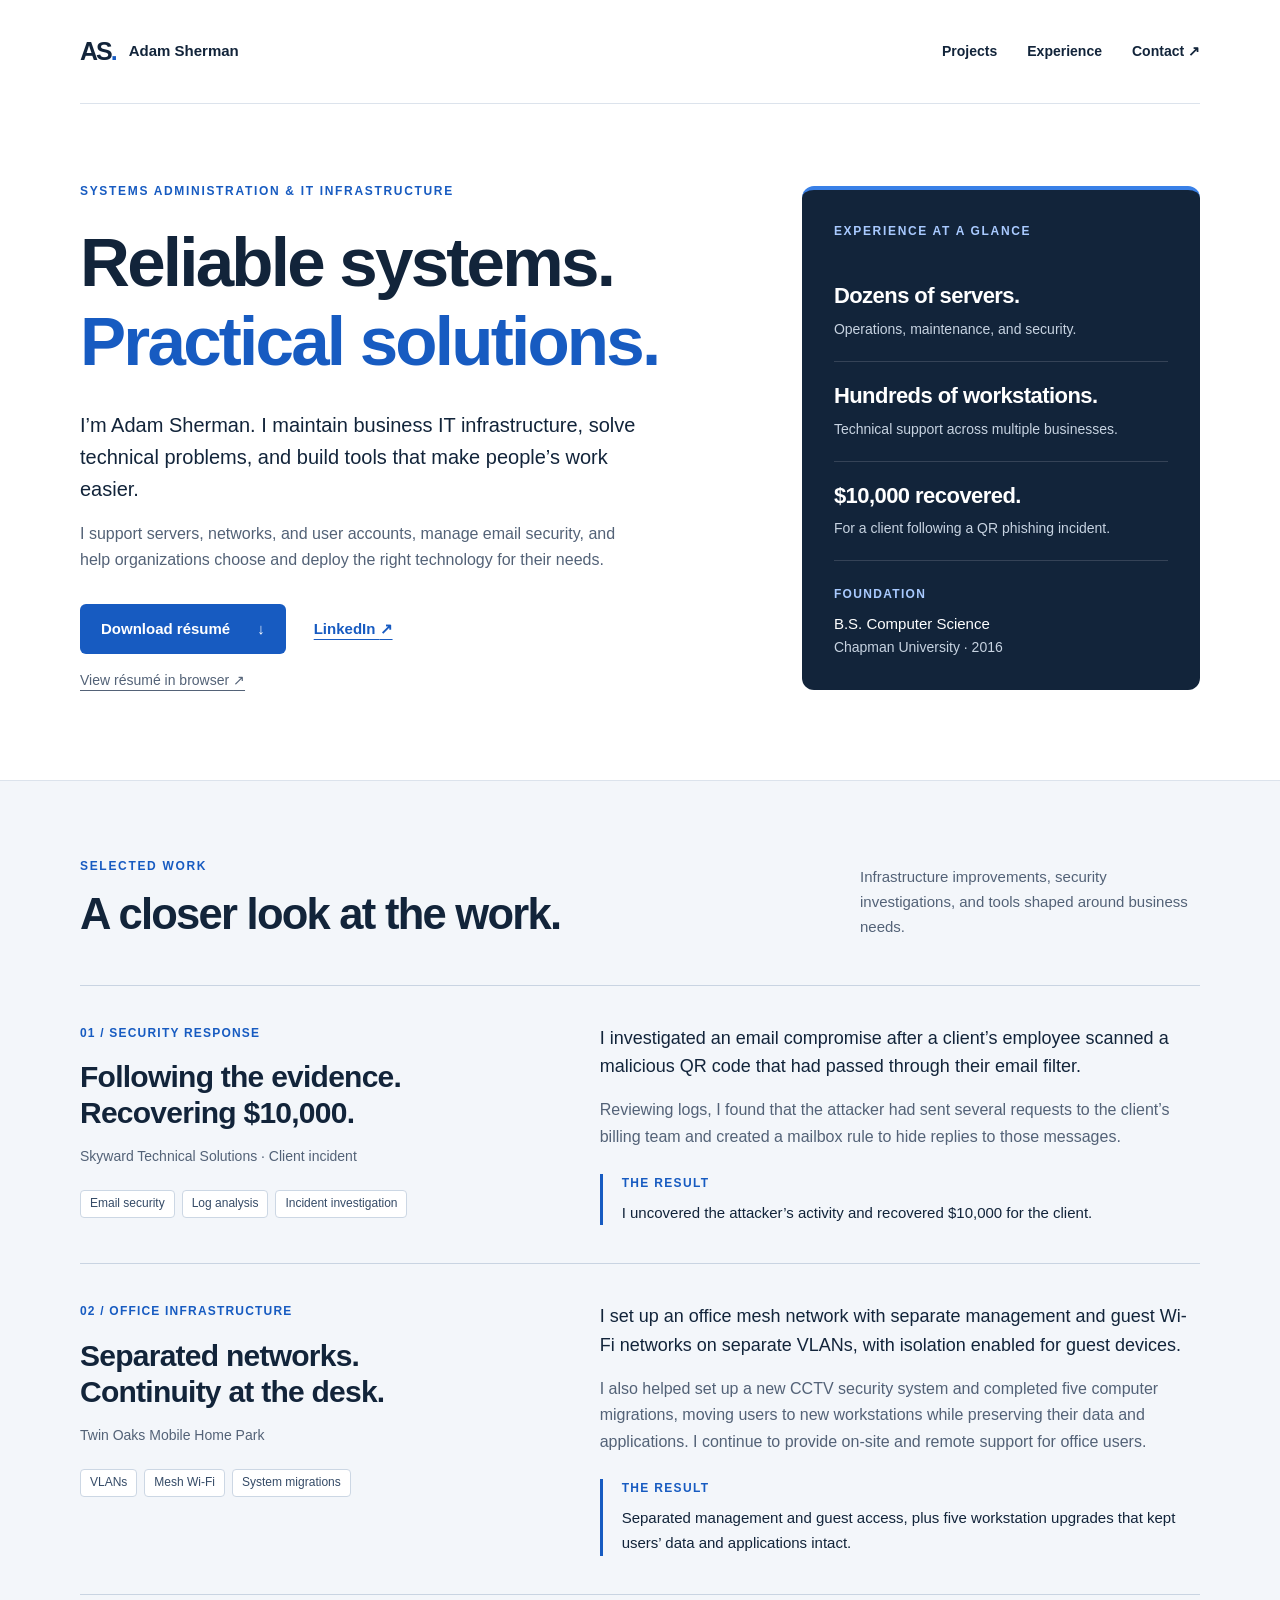
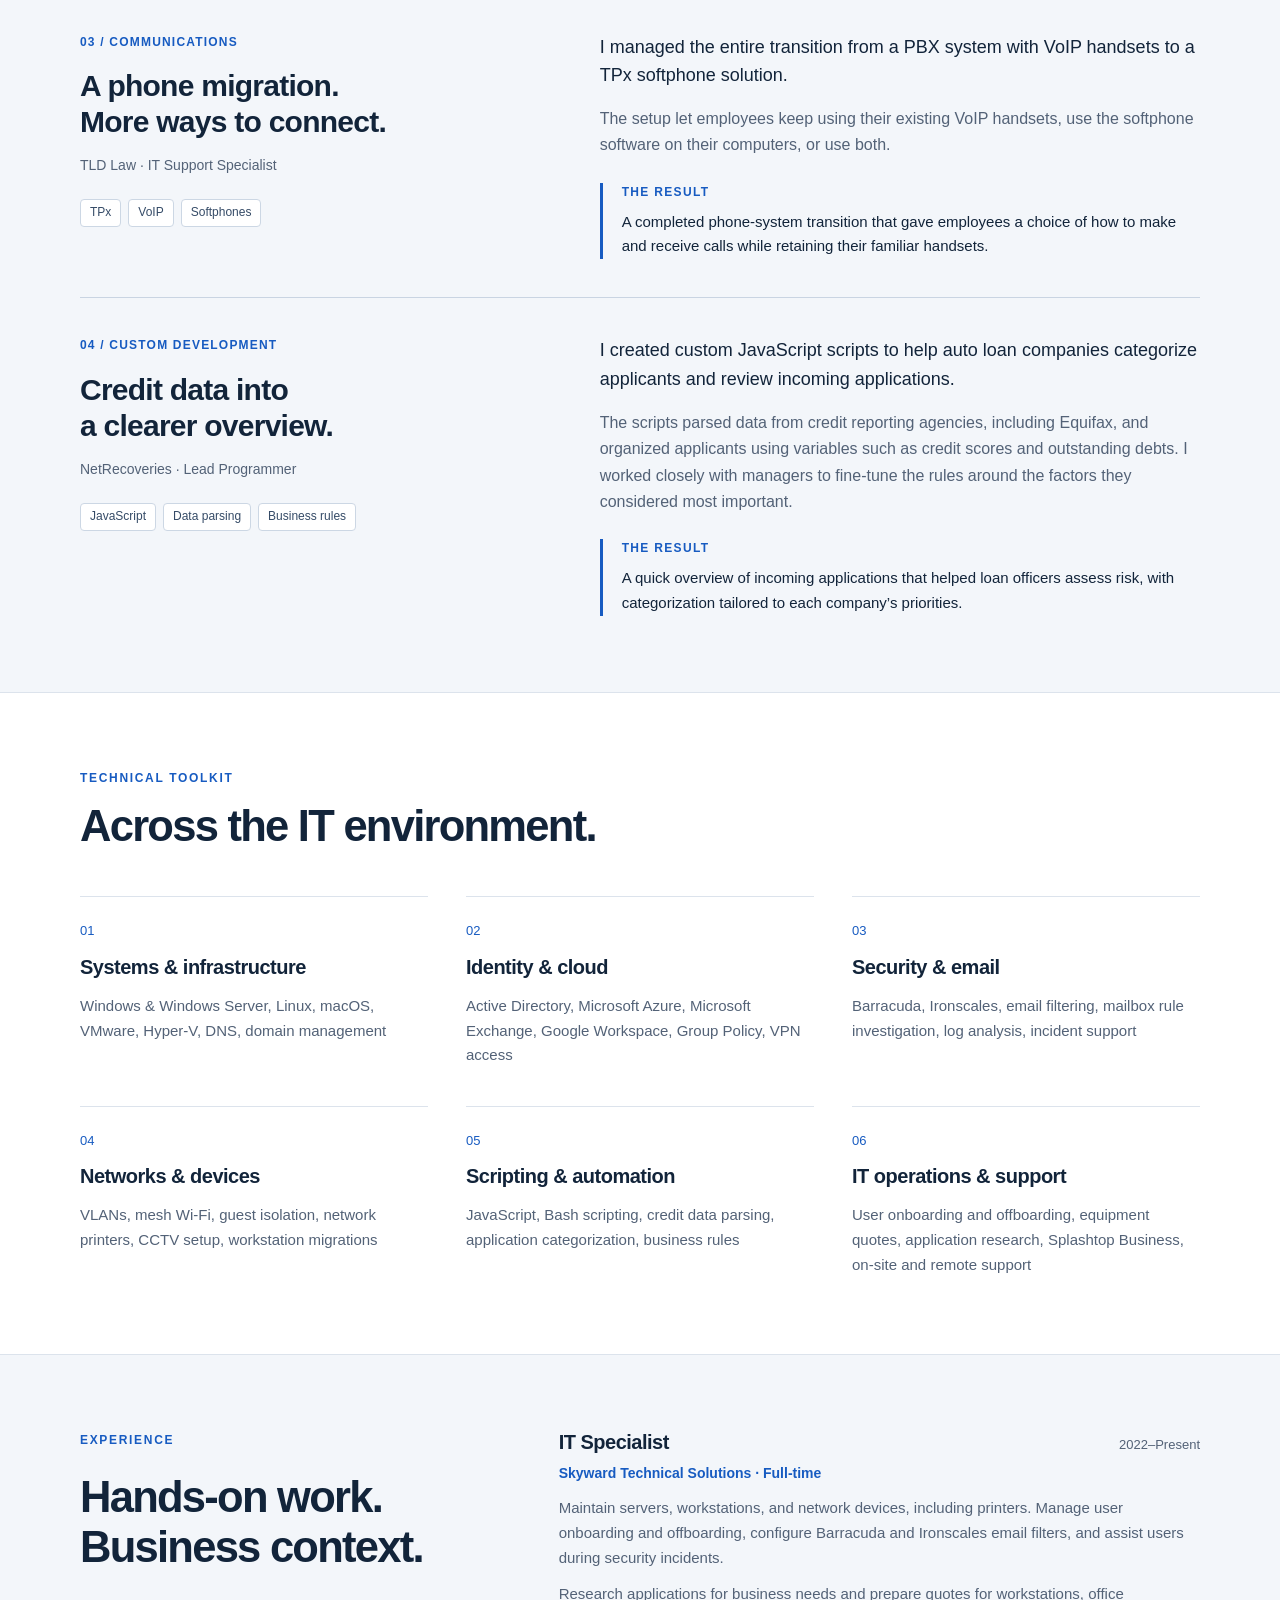
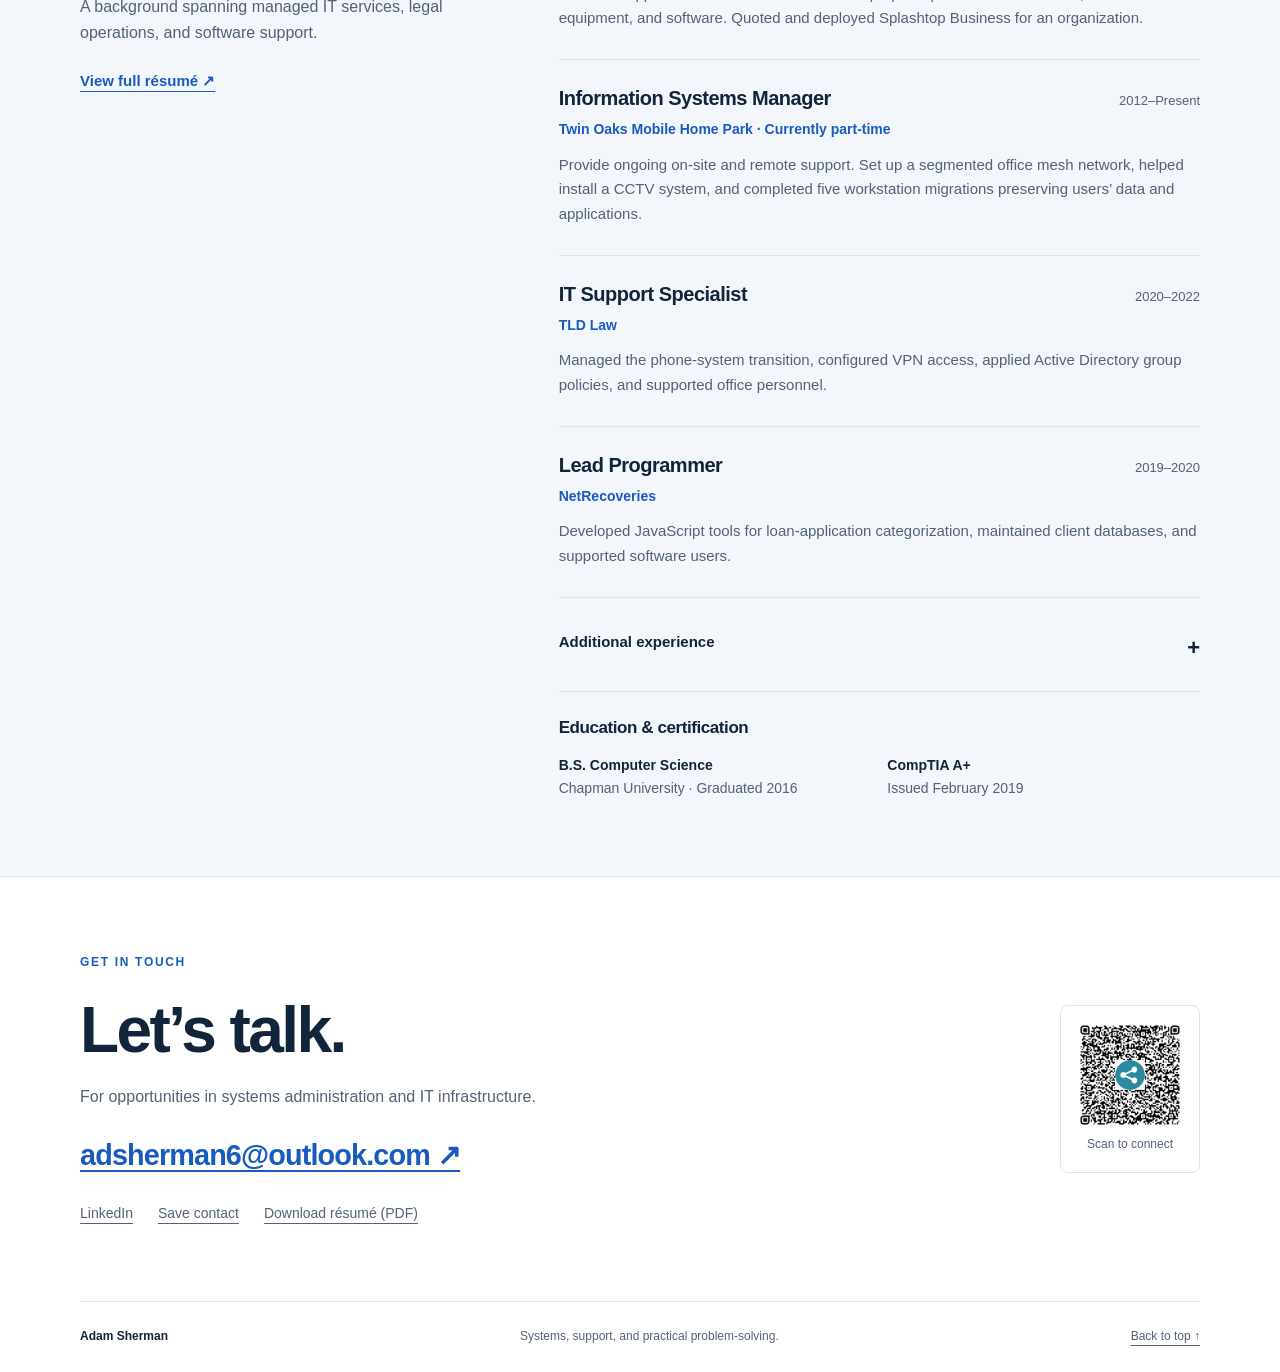
<file: index.html>
<!doctype html>
<html lang="en">
<head>
  <meta charset="utf-8">
  <meta name="viewport" content="width=device-width, initial-scale=1">
  <title>Adam Sherman | Systems Administrator | IT Infrastructure</title>
  <meta name="description" content="Adam Sherman — systems administration, IT infrastructure, and practical automation. Explore selected projects, experience, and résumé.">
  <meta name="theme-color" content="#12243a">
  <link rel="canonical" href="https://adismad.casa/">
  <meta property="og:type" content="website">
  <meta property="og:url" content="https://adismad.casa/">
  <meta property="og:title" content="Adam Sherman | Systems Administrator | IT Infrastructure">
  <meta property="og:description" content="IT infrastructure, systems administration, and practical automation. Explore Adam Sherman's experience and selected projects.">
  <meta name="twitter:card" content="summary">
  <link rel="icon" href="favicon.svg" type="image/svg+xml">
  <link rel="stylesheet" href="styles.css">
</head>
<body>
  <a class="skip-link" href="#main">Skip to content</a>
  <header class="site-header wrap">
    <a class="wordmark" href="#" aria-label="Adam Sherman, home"><span class="monogram" aria-hidden="true">AS<span>.</span></span><span>Adam Sherman</span></a>
    <nav aria-label="Main navigation"><a href="#projects">Projects</a><a href="#experience">Experience</a><a href="#contact">Contact <span aria-hidden="true">↗</span></a></nav>
  </header>
  <main id="main">
    <section class="hero wrap" aria-labelledby="intro-title">
      <div class="hero-copy">
        <p class="eyebrow">Systems administration &amp; IT infrastructure</p>
        <h1 id="intro-title">Reliable systems.<br><span>Practical solutions.</span></h1>
        <p class="intro">I’m Adam Sherman. I maintain business IT infrastructure, solve technical problems, and build tools that make people’s work easier.</p>
        <p class="hero-detail">I support servers, networks, and user accounts, manage email security, and help organizations choose and deploy the right technology for their needs.</p>
        <div class="actions"><a class="button primary" href="docs/resume.pdf" download="Adam_Sherman_Resume.pdf">Download résumé <span aria-hidden="true">↓</span></a><a class="text-link" href="https://www.linkedin.com/in/adsherman6/" target="_blank" rel="noopener noreferrer">LinkedIn <span aria-hidden="true">↗</span><span class="sr-only"> (opens in a new tab)</span></a></div>
        <a class="pdf-link" href="docs/resume.pdf">View résumé in browser <span aria-hidden="true">↗</span></a>
      </div>
      <aside class="expertise" aria-label="Experience at a glance">
        <p class="eyebrow">Experience at a glance</p>
        <div class="scope-item"><strong>Dozens of servers.</strong><span>Operations, maintenance, and security.</span></div>
        <div class="scope-item"><strong>Hundreds of workstations.</strong><span>Technical support across multiple businesses.</span></div>
        <div class="scope-item"><strong>$10,000 recovered.</strong><span>For a client following a QR phishing incident.</span></div>
        <div class="education-note"><span class="small-label">Foundation</span><span>B.S. Computer Science</span><span class="muted">Chapman University · 2016</span></div>
      </aside>
    </section>
    <section class="section projects-section" id="projects" aria-labelledby="projects-title">
      <div class="wrap">
        <div class="section-heading"><div><p class="eyebrow">Selected work</p><h2 id="projects-title">A closer look at the work.</h2></div><p>Infrastructure improvements, security investigations, and tools shaped around business needs.</p></div>
        <article class="project">
          <div class="project-title"><p class="project-number">01 / Security response</p><h3>Following the evidence.<br>Recovering $10,000.</h3><p class="project-meta">Skyward Technical Solutions · Client incident</p><ul class="tags" aria-label="Project skills"><li>Email security</li><li>Log analysis</li><li>Incident investigation</li></ul></div>
          <div class="project-story"><p class="project-lead">I investigated an email compromise after a client’s employee scanned a malicious QR code that had passed through their email filter.</p><p>Reviewing logs, I found that the attacker had sent several requests to the client’s billing team and created a mailbox rule to hide replies to those messages.</p><div class="project-result"><span class="small-label">The result</span><p>I uncovered the attacker’s activity and recovered $10,000 for the client.</p></div></div>
        </article>
        <article class="project">
          <div class="project-title"><p class="project-number">02 / Office infrastructure</p><h3>Separated networks.<br>Continuity at the desk.</h3><p class="project-meta">Twin Oaks Mobile Home Park</p><ul class="tags" aria-label="Project technologies"><li>VLANs</li><li>Mesh Wi-Fi</li><li>System migrations</li></ul></div>
          <div class="project-story"><p class="project-lead">I set up an office mesh network with separate management and guest Wi-Fi networks on separate VLANs, with isolation enabled for guest devices.</p><p>I also helped set up a new CCTV security system and completed five computer migrations, moving users to new workstations while preserving their data and applications. I continue to provide on-site and remote support for office users.</p><div class="project-result"><span class="small-label">The result</span><p>Separated management and guest access, plus five workstation upgrades that kept users’ data and applications intact.</p></div></div>
        </article>
        <article class="project">
          <div class="project-title"><p class="project-number">03 / Communications</p><h3>A phone migration.<br>More ways to connect.</h3><p class="project-meta">TLD Law · IT Support Specialist</p><ul class="tags" aria-label="Project technologies"><li>TPx</li><li>VoIP</li><li>Softphones</li></ul></div>
          <div class="project-story"><p class="project-lead">I managed the entire transition from a PBX system with VoIP handsets to a TPx softphone solution.</p><p>The setup let employees keep using their existing VoIP handsets, use the softphone software on their computers, or use both.</p><div class="project-result"><span class="small-label">The result</span><p>A completed phone-system transition that gave employees a choice of how to make and receive calls while retaining their familiar handsets.</p></div></div>
        </article>
        <article class="project">
          <div class="project-title"><p class="project-number">04 / Custom development</p><h3>Credit data into<br>a clearer overview.</h3><p class="project-meta">NetRecoveries · Lead Programmer</p><ul class="tags" aria-label="Project technologies"><li>JavaScript</li><li>Data parsing</li><li>Business rules</li></ul></div>
          <div class="project-story"><p class="project-lead">I created custom JavaScript scripts to help auto loan companies categorize applicants and review incoming applications.</p><p>The scripts parsed data from credit reporting agencies, including Equifax, and organized applicants using variables such as credit scores and outstanding debts. I worked closely with managers to fine-tune the rules around the factors they considered most important.</p><div class="project-result"><span class="small-label">The result</span><p>A quick overview of incoming applications that helped loan officers assess risk, with categorization tailored to each company’s priorities.</p></div></div>
        </article>
      </div>
    </section>
    <section class="section wrap skills-section" aria-labelledby="skills-title">
      <div class="section-heading"><div><p class="eyebrow">Technical toolkit</p><h2 id="skills-title">Across the IT environment.</h2></div></div>
      <div class="skills-grid">
        <div><span class="skill-index" aria-hidden="true">01</span><h3>Systems &amp; infrastructure</h3><p>Windows &amp; Windows Server, Linux, macOS, VMware, Hyper-V, DNS, domain management</p></div>
        <div><span class="skill-index" aria-hidden="true">02</span><h3>Identity &amp; cloud</h3><p>Active Directory, Microsoft Azure, Microsoft Exchange, Google Workspace, Group Policy, VPN access</p></div>
        <div><span class="skill-index" aria-hidden="true">03</span><h3>Security &amp; email</h3><p>Barracuda, Ironscales, email filtering, mailbox rule investigation, log analysis, incident support</p></div>
        <div><span class="skill-index" aria-hidden="true">04</span><h3>Networks &amp; devices</h3><p>VLANs, mesh Wi-Fi, guest isolation, network printers, CCTV setup, workstation migrations</p></div>
        <div><span class="skill-index" aria-hidden="true">05</span><h3>Scripting &amp; automation</h3><p>JavaScript, Bash scripting, credit data parsing, application categorization, business rules</p></div>
        <div><span class="skill-index" aria-hidden="true">06</span><h3>IT operations &amp; support</h3><p>User onboarding and offboarding, equipment quotes, application research, Splashtop Business, on-site and remote support</p></div>
      </div>
    </section>
    <section class="section experience-section" id="experience" aria-labelledby="experience-title"><div class="wrap experience-layout">
      <div class="experience-intro"><p class="eyebrow">Experience</p><h2 id="experience-title">Hands-on work.<br>Business context.</h2><p>A background spanning managed IT services, legal operations, and software support.</p><a class="text-link" href="docs/resume.pdf">View full résumé <span aria-hidden="true">↗</span></a></div>
      <div class="timeline">
        <article class="role"><div class="role-heading"><h3>IT Specialist</h3><p>2022–Present</p></div><p class="company">Skyward Technical Solutions · Full-time</p><p>Maintain servers, workstations, and network devices, including printers. Manage user onboarding and offboarding, configure Barracuda and Ironscales email filters, and assist users during security incidents.</p><p>Research applications for business needs and prepare quotes for workstations, office equipment, and software. Quoted and deployed Splashtop Business for an organization.</p></article>
        <article class="role"><div class="role-heading"><h3>Information Systems Manager</h3><p>2012–Present</p></div><p class="company">Twin Oaks Mobile Home Park · Currently part-time</p><p>Provide ongoing on-site and remote support. Set up a segmented office mesh network, helped install a CCTV system, and completed five workstation migrations preserving users’ data and applications.</p></article>
        <article class="role"><div class="role-heading"><h3>IT Support Specialist</h3><p>2020–2022</p></div><p class="company">TLD Law</p><p>Managed the phone-system transition, configured VPN access, applied Active Directory group policies, and supported office personnel.</p></article>
        <article class="role"><div class="role-heading"><h3>Lead Programmer</h3><p>2019–2020</p></div><p class="company">NetRecoveries</p><p>Developed JavaScript tools for loan-application categorization, maintained client databases, and supported software users.</p></article>
        <details class="earlier-roles"><summary>Additional experience <span aria-hidden="true">+</span></summary><div>
          <article class="role"><div class="role-heading"><h3>IT Administrator</h3><p>2016–2019</p></div><p class="company">Ace Q Tutoring</p><p>Set up users and computers, installed software, resolved network security issues, and troubleshot hardware.</p></article>
          <article class="role"><div class="role-heading"><h3>System Administrator</h3><p>2015–2018</p></div><p class="company">Joseph Rhee &amp; Associates</p><p>Managed accounts and permissions, supported users, maintained the website and CRM database, and documented procedures.</p></article>
        </div></details>
        <div class="credentials"><h3>Education &amp; certification</h3><p><strong>B.S. Computer Science</strong><br>Chapman University · Graduated 2016</p><p><strong>CompTIA A+</strong><br>Issued February 2019</p></div>
      </div>
    </div></section>
    <section class="section wrap contact-section" id="contact" aria-labelledby="contact-title">
      <div><p class="eyebrow">Get in touch</p><h2 id="contact-title">Let’s talk.</h2><p>For opportunities in systems administration and IT infrastructure.</p><a class="contact-email" href="mailto:adsherman6@outlook.com">adsherman6@outlook.com <span aria-hidden="true">↗</span></a><div class="contact-links"><a href="https://www.linkedin.com/in/adsherman6/" target="_blank" rel="noopener noreferrer">LinkedIn<span class="sr-only"> (opens in a new tab)</span></a><a href="docs/Adam_Sherman.vcf" download>Save contact</a><a href="docs/resume.pdf" download="Adam_Sherman_Resume.pdf">Download résumé (PDF)</a></div></div>
      <figure class="contact-qr"><img src="docs/qr.png" width="104" height="104" loading="lazy" alt="QR code for Adam Sherman's contact information"><figcaption>Scan to connect</figcaption></figure>
    </section>
  </main>
  <footer class="site-footer wrap"><span>Adam Sherman</span><span>Systems, support, and practical problem-solving.</span><a href="#">Back to top ↑</a></footer>
</body>
</html>
</file>
<file: styles.css>
:root {
  color-scheme:light;
  --ink:#12243a;
  --muted:#536277;
  --accent:#175bc1;
  --line:#dce3ec;
  --paper:#fff;
  --wash:#f3f6fa;
  --radius:12px
}

* {
  box-sizing:border-box
}
html {
  scroll-behavior:smooth;
  scroll-padding-top:24px
}
body {
  margin:0;
  background:var(--paper);
  color:var(--ink);
  font-family:Inter,"Segoe UI",Arial,sans-serif;
  font-size:16px;
  line-height:1.65;
  -webkit-font-smoothing:antialiased
}
a {
  color:var(--accent);
  text-underline-offset:5px
}
a:hover {
  text-decoration-thickness:2px
}
a:focus-visible,summary:focus-visible {
  outline:3px solid var(--accent);
  outline-offset:6px;
  border-radius:3px
}
p,h1,h2,h3,figure {
  margin:0
}
p+p {
  margin-top:16px
}
h1,h2,h3 {
  line-height:1.15;
  letter-spacing:-.04em
}
h1 {
  font-size:clamp(2.8rem,5.4vw,4.75rem);
  font-weight:750
}
h2 {
  font-size:clamp(2rem,3.4vw,2.8rem);
  font-weight:700
}
h3 {
  font-size:1.25rem;
  letter-spacing:-.025em
}
.wrap {
  width:min(1120px,calc(100% - 80px));
  margin-inline:auto
}
.site-header {
  min-height:104px;
  display:flex;
  align-items:center;
  justify-content:space-between;
  gap:24px;
  border-bottom:1px solid var(--line)
}
.wordmark {
  display:flex;
  align-items:center;
  gap:13px;
  color:var(--ink);
  text-decoration:none;
  font-size:15px;
  font-weight:650
}
.monogram {
  font-size:25px;
  letter-spacing:-2px
}
.monogram span {
  color:var(--accent)
}
nav {
  display:flex;
  gap:30px
}
nav a {
  text-decoration:none;
  color:var(--ink);
  font-size:14px;
  font-weight:600
}
.hero {
  display:grid;
  grid-template-columns:1.65fr 1fr;
  gap:65px;
  align-items:center;
  padding-block:78px 86px
}
.eyebrow {
  text-transform:uppercase;
  font-size:12px;
  font-weight:750;
  letter-spacing:.14em;
  color:var(--accent);
  margin-bottom:21px
}
h1 span {
  color:var(--accent)
}
.intro {
  font-size:20px;
  line-height:1.6;
  max-width:570px;
  margin-top:27px
}
.hero-detail {
  color:var(--muted);
  max-width:550px
}
.actions {
  display:flex;
  flex-wrap:wrap;
  align-items:center;
  gap:28px;
  margin-top:30px
}
.button {
  display:inline-flex;
  gap:27px;
  align-items:center;
  justify-content:center;
  padding:13px 21px;
  border-radius:6px;
  text-decoration:none;
  font-size:15px;
  font-weight:650;
  min-height:48px
}
.primary {
  background:var(--accent);
  color:white
}
.primary:hover {
  background:#10499e
}
.text-link {
  font-weight:650;
  font-size:15px
}
.pdf-link {
  display:inline-block;
  margin-top:15px;
  font-size:14px;
  color:var(--muted)
}
.expertise {
  background:var(--ink);
  color:white;
  padding:32px;
  border-radius:var(--radius);
  border-top:4px solid #3980e7
}
.expertise .eyebrow {
  color:#a9caff
}
.scope-item {
  padding-block:20px;
  border-bottom:1px solid #354357
}
.scope-item strong {
  display:block;
  font-size:22px;
  line-height:1.3;
  letter-spacing:-.025em
}
.scope-item span {
  display:block;
  margin-top:7px;
  color:#c7d3e1;
  font-size:14px
}
.education-note {
  display:flex;
  flex-direction:column;
  padding-top:24px;
  font-size:15px;
  line-height:1.6
}
.small-label {
  display:block;
  text-transform:uppercase;
  letter-spacing:.11em;
  font-size:12px;
  font-weight:700;
  margin-bottom:7px
}
.education-note .small-label {
  color:#a9caff
}
.muted {
  color:#c7d3e1;
  font-size:14px
}
.section {
  padding-block:76px
}
.projects-section {
  background:var(--wash);
  border-block:1px solid var(--line)
}
.section-heading {
  display:flex;
  justify-content:space-between;
  gap:40px;
  align-items:end;
  margin-bottom:45px
}
.section-heading .eyebrow {
  margin-bottom:13px
}
.section-heading>p {
  max-width:340px;
  color:var(--muted);
  font-size:15px
}
.project {
  display:grid;
  grid-template-columns:1fr 1.35fr;
  gap:75px;
  border-top:1px solid #c9d4e2;
  padding-block:38px
}
.project:last-child {
  padding-bottom:0
}
.project-number {
  font-size:12px;
  text-transform:uppercase;
  letter-spacing:.1em;
  font-weight:650;
  color:var(--accent);
  margin-bottom:16px
}
.project-title h3 {
  font-size:30px;
  line-height:1.2
}
.project-meta {
  font-size:14px;
  color:var(--muted);
  margin-top:14px
}
.tags {
  list-style:none;
  padding:0;
  display:flex;
  flex-wrap:wrap;
  gap:7px;
  margin:22px 0 0
}
.tags li {
  font-size:12px;
  border:1px solid #ccd7e4;
  border-radius:4px;
  padding:3px 9px;
  color:#354b67;
  background:#fff
}
.project-story>p {
  color:var(--muted)
}
.project-story .project-lead {
  font-size:18px;
  color:var(--ink);
  line-height:1.6
}
.project-result {
  border-left:3px solid var(--accent);
  padding-left:19px;
  margin-top:24px
}
.project-result .small-label {
  color:var(--accent)
}
.project-result p {
  font-size:15px
}
.skills-grid {
  display:grid;
  grid-template-columns:repeat(3,1fr);
  gap:38px
}
.skills-grid>div {
  border-top:1px solid var(--line);
  padding-top:20px
}
.skill-index {
  font-size:13px;
  color:var(--accent)
}
.skills-grid h3 {
  margin-block:12px 15px
}
.skills-grid p {
  color:var(--muted);
  font-size:15px
}
.experience-section {
  background:var(--wash);
  border-block:1px solid var(--line)
}
.experience-layout {
  display:grid;
  grid-template-columns:1fr 1.65fr;
  gap:90px
}
.experience-intro>p:not(.eyebrow) {
  color:var(--muted);
  margin-top:22px
}
.experience-intro .text-link {
  display:inline-block;
  margin-top:23px
}
.role {
  padding:0 0 28px;
  margin-bottom:27px;
  border-bottom:1px solid var(--line)
}
.role-heading {
  display:flex;
  justify-content:space-between;
  gap:18px;
  align-items:baseline
}
.role-heading>p {
  font-size:13px;
  color:var(--muted);
  white-space:nowrap
}
.role .company {
  color:var(--accent);
  font-size:14px;
  font-weight:600;
  margin-top:7px
}
.role>p:last-child {
  font-size:15px;
  color:var(--muted);
  margin-top:11px
}
.earlier-roles summary {
  cursor:pointer;
  display:flex;
  justify-content:space-between;
  list-style:none;
  font-weight:600;
  font-size:15px;
  padding:5px 0 17px
}
.earlier-roles summary::-webkit-details-marker {
  display:none
}
.earlier-roles summary span {
  font-size:22px
}
.earlier-roles[open] summary span {
  transform:rotate(45deg)
}
.earlier-roles>div {
  padding-top:20px
}
.credentials {
  border-top:1px solid var(--line);
  padding-top:26px;
  margin-top:8px;
  display:grid;
  grid-template-columns:1fr 1fr;
  gap:16px
}
.credentials h3 {
  grid-column:1/-1;
  font-size:17px
}
.credentials p {
  font-size:14px;
  color:var(--muted);
  margin:0
}
.credentials strong {
  color:var(--ink)
}
.contact-section {
  display:flex;
  align-items:center;
  justify-content:space-between;
  gap:40px
}
.contact-section h2 {
  font-size:clamp(2.5rem,5vw,4rem)
}
.contact-section p:not(.eyebrow) {
  color:var(--muted);
  margin-top:17px
}
.contact-email {
  display:inline-block;
  font-size:clamp(1.1rem,3vw,1.8rem);
  font-weight:600;
  letter-spacing:-.03em;
  margin-top:21px;
  overflow-wrap:anywhere
}
.contact-links {
  display:flex;
  flex-wrap:wrap;
  gap:12px 25px;
  margin-top:23px;
  font-size:14px
}
.contact-links a {
  color:var(--muted)
}
.contact-qr {
  padding:17px;
  border:1px solid var(--line);
  border-radius:8px;
  text-align:center;
  flex-shrink:0
}
.contact-qr img {
  display:block;
  max-width:100%;
  height:auto
}
.contact-qr figcaption {
  font-size:12px;
  color:var(--muted);
  margin-top:8px
}
.site-footer {
  display:flex;
  justify-content:space-between;
  gap:20px;
  border-top:1px solid var(--line);
  padding-block:25px;
  font-size:12px;
  color:var(--muted)
}
.site-footer>span:first-child {
  font-weight:650;
  color:var(--ink)
}
.site-footer a {
  color:var(--muted)
}
.sr-only {
  position:absolute;
  width:1px;
  height:1px;
  padding:0;
  margin:-1px;
  overflow:hidden;
  clip:rect(0,0,0,0);
  white-space:nowrap;
  border:0
}
.skip-link {
  position:absolute;
  top:-100px;
  left:20px;
  z-index:10;
  background:var(--ink);
  color:white;
  padding:10px 20px
}
.skip-link:focus {
  top:12px
}

@media(max-width:900px) {
  .wrap {
  width:calc(100% - 48px)
}
.hero {
  gap:32px;
  grid-template-columns:1.3fr 1fr;
  padding-block:55px
}
.expertise {
  padding:24px
}
.scope-item strong {
  font-size:20px
}
.project {
  gap:35px
}
.experience-layout {
  gap:35px
}
.section-heading {
  align-items:start
}
.section-heading>p {
  max-width:260px
}
.skills-grid {
  gap:24px
}

}

@media(max-width:680px) {
  .wrap {
  width:calc(100% - 40px)
}
.site-header {
  min-height:85px;
  gap:14px;
  flex-wrap:wrap;
  padding-block:17px
}
.wordmark>span:last-child {
  display:none
}
nav {
  gap:19px
}
nav a {
  min-height:44px;
  display:inline-flex;
  align-items:center
}
.hero {
  grid-template-columns:1fr;
  padding-block:43px 48px;
  gap:35px
}
.intro {
  font-size:18px
}
.eyebrow {
  font-size:11px
}
.expertise {
  padding:25px
}
.scope-item {
  padding-block:16px
}
.scope-item strong {
  font-size:21px
}
.section {
  padding-block:49px
}
.section-heading {
  display:block;
  margin-bottom:30px
}
.section-heading>p {
  max-width:none;
  margin-top:18px
}
.project {
  grid-template-columns:1fr;
  gap:24px;
  padding-block:30px
}
.project-title h3 {
  font-size:28px
}
.project-story .project-lead {
  font-size:17px
}
.skills-grid {
  grid-template-columns:1fr;
  gap:27px
}
.skills-grid p {
  font-size:16px
}
.experience-layout {
  grid-template-columns:1fr;
  gap:34px
}
.role-heading {
  flex-wrap:wrap;
  gap:7px
}
.role-heading>p {
  white-space:normal
}
.credentials {
  grid-template-columns:1fr
}
.contact-section {
  align-items:start;
  flex-direction:column;
  gap:28px
}
.contact-links {
  gap:10px 20px
}
.contact-links a {
  padding-block:6px
}
.contact-qr {
  display:flex;
  align-items:center;
  gap:17px;
  padding:10px
}
.contact-qr img {
  width:70px;
  height:70px
}
.contact-qr figcaption {
  margin:0
}
.site-footer {
  flex-wrap:wrap
}
.site-footer>span:nth-child(2) {
  display:none
}

}

@media(prefers-reduced-motion:reduce) {
  html {
  scroll-behavior:auto
}

}

@media print {
  body {
  font-size:11pt;
  color:#000
}
.wrap {
  width:100%
}
.site-header nav,.actions,.pdf-link,.contact-qr,.contact-links,.site-footer,.skip-link {
  display:none
}
.site-header {
  min-height:0;
  padding-bottom:15px
}
.hero,.section {
  padding-block:20px
}
.hero {
  display:block
}
.hero h1 {
  font-size:30pt
}
.hero-detail,.intro {
  max-width:none
}
.expertise {
  background:white;
  color:black;
  border:1px solid #aaa;
  margin-top:20px;
  display:grid;
  grid-template-columns:1fr 1fr;
  gap:12px;
  padding:15px
}
.expertise .eyebrow {
  grid-column:1/-1
}
.expertise span,.expertise .eyebrow {
  color:#333
}
.scope-item {
  padding:4px
}
.scope-item strong {
  font-size:14pt
}
.projects-section,.experience-section {
  background:white
}
.project,.experience-layout {
  gap:20px
}
.project {
  break-inside:avoid
}
.project-title h3 {
  font-size:18pt
}
h2 {
  font-size:22pt
}
.section-heading {
  margin-bottom:20px
}
.section-heading>p {
  display:none
}
.role {
  break-inside:avoid
}
.contact-email {
  font-size:16pt
}
a {
  color:inherit
}

}



/* Keep expanded role descriptions consistent. */
.role > p:not(.company) {
  font-size: 15px;
  color: var(--muted);
  margin-top: 11px;
}
</file>
